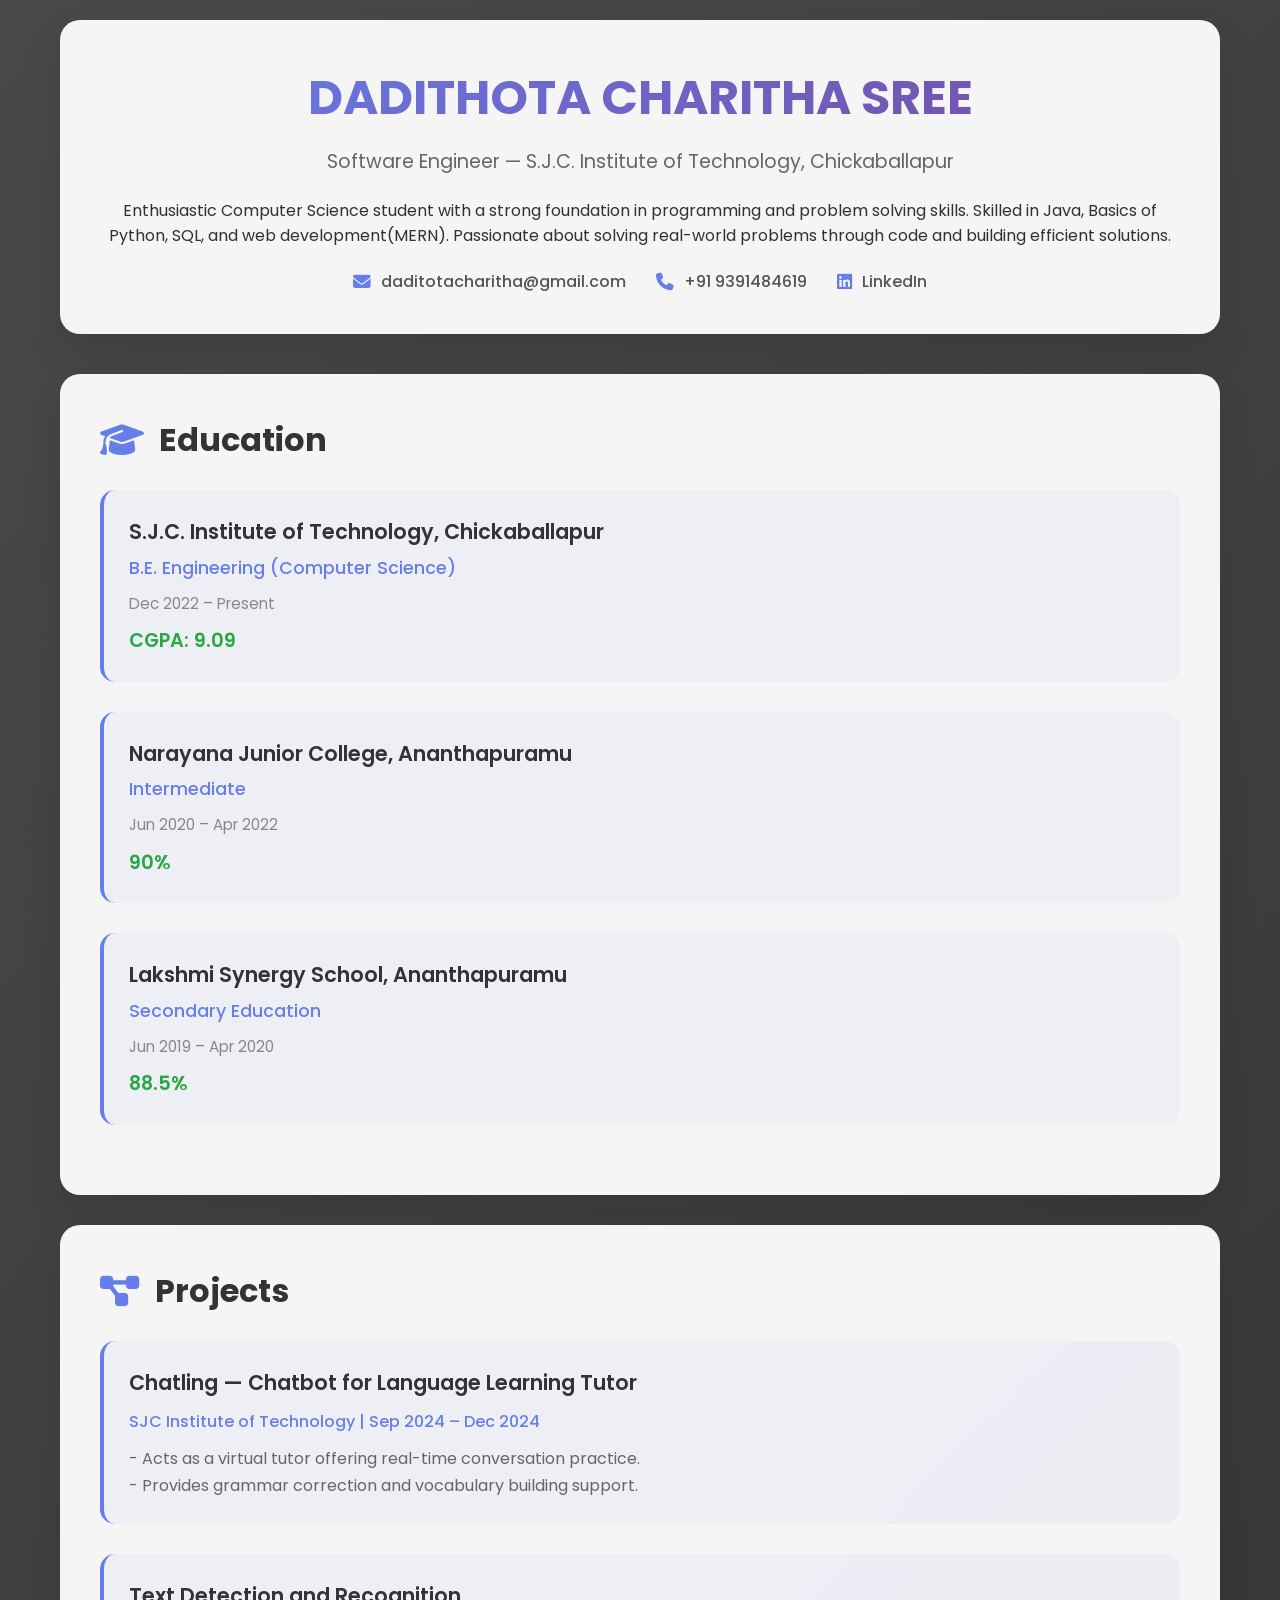
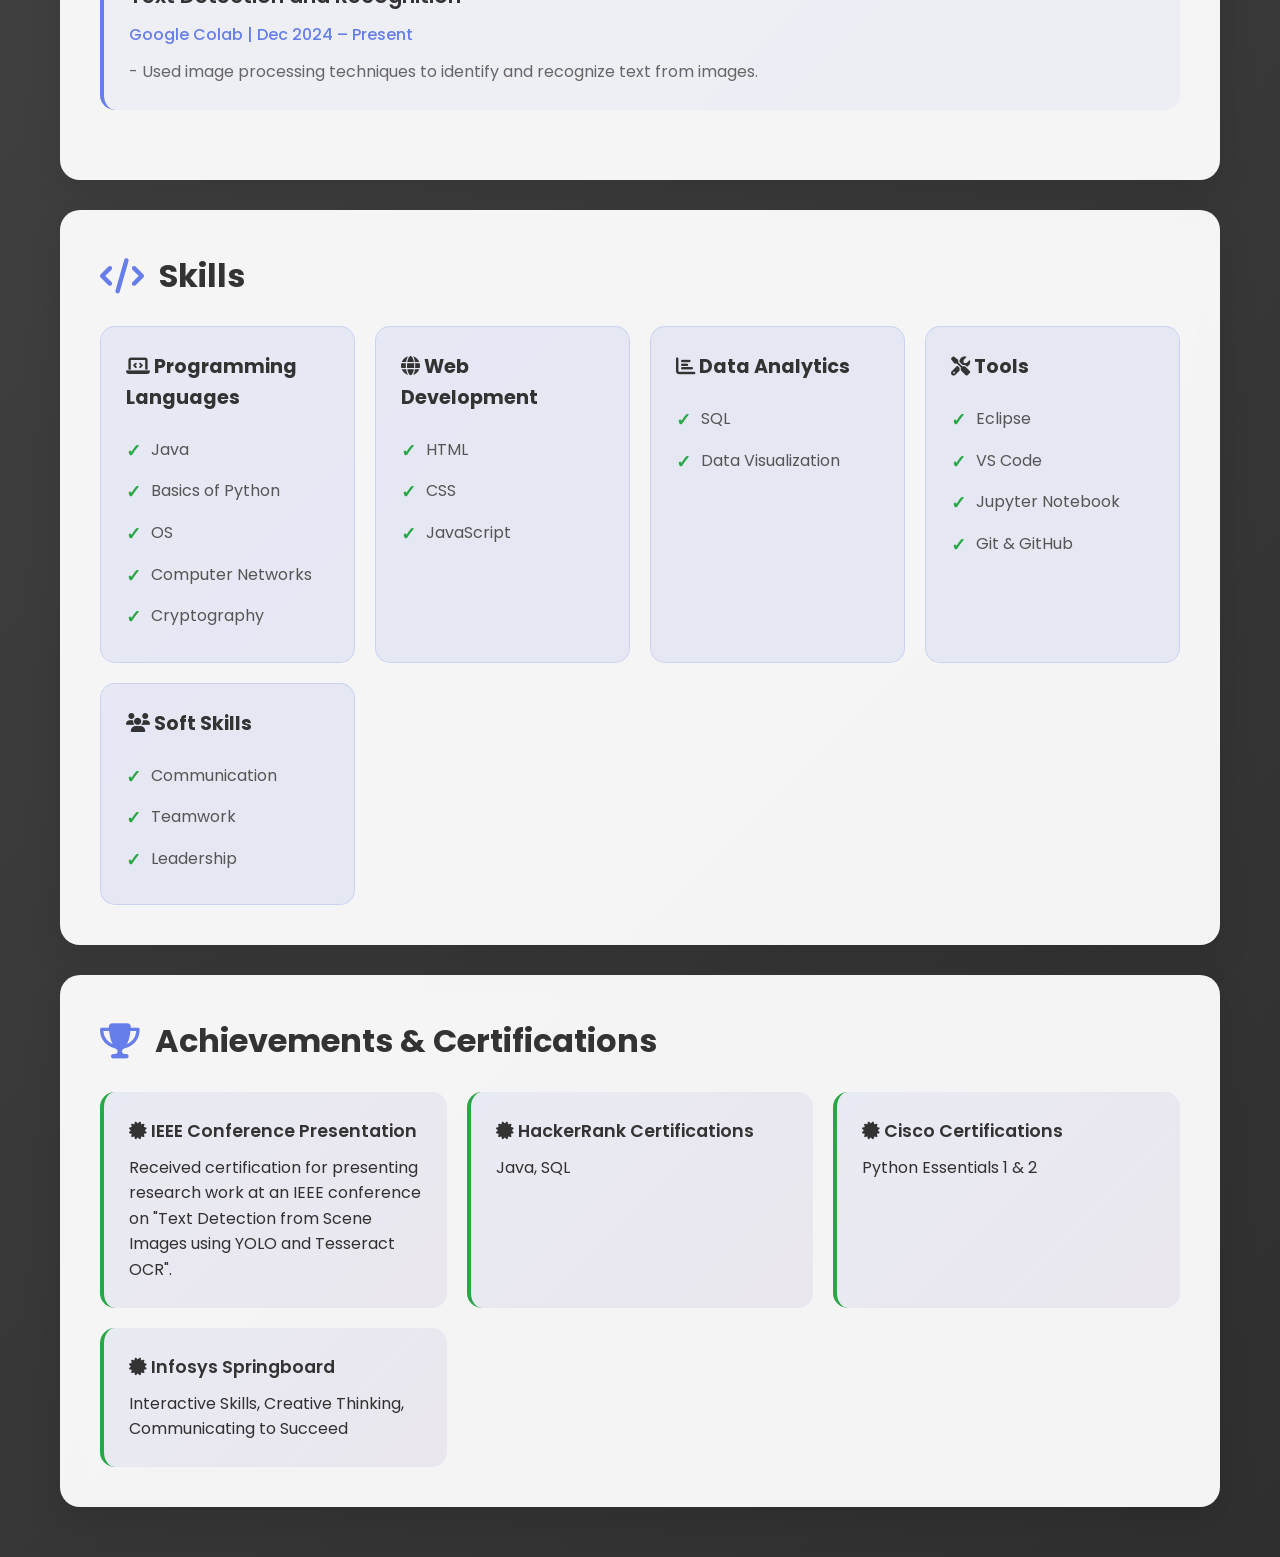
<file: src/index1.html>
<!DOCTYPE html>
<html lang="en">
<head>
    <meta charset="UTF-8">
    <meta name="viewport" content="width=device-width, initial-scale=1.0">
    <title>Dadithota Charitha Sree - Software Engineer Portfolio</title>
    <link href="https://fonts.googleapis.com/css2?family=Poppins:wght@300;400;500;600;700&display=swap" rel="stylesheet">
    <link rel="stylesheet" href="https://cdnjs.cloudflare.com/ajax/libs/font-awesome/6.4.0/css/all.min.css">
    <style>
        * {
            margin: 0;
            padding: 0;
            box-sizing: border-box;
        }

        body {
            font-family: 'Poppins', sans-serif;
            line-height: 1.6;
            color: #323030;
            background: linear-gradient(135deg, #49494a 0%, #302f30 100%);
            min-height: 100vh;
        }

        .container {
            max-width: 1200px;
            margin: 0 auto;
            padding: 20px;
        }

        /* Header */
        .header {
            background: rgba(255, 255, 255, 0.95);
            backdrop-filter: blur(10px);
            border-radius: 20px;
            padding: 40px;
            text-align: center;
            margin-bottom: 40px;
            box-shadow: 0 20px 40px rgba(0,0,0,0.1);
        }

        .header h1 {
            font-size: 3rem;
            font-weight: 700;
            background: linear-gradient(135deg, #667eea, #764ba2);
            -webkit-background-clip: text;
            -webkit-text-fill-color: transparent;
            margin-bottom: 10px;
        }

        .header .subtitle {
            font-size: 1.2rem;
            color: #666;
            margin-bottom: 20px;
        }

        .contact-info {
            display: flex;
            justify-content: center;
            gap: 30px;
            flex-wrap: wrap;
            margin-top: 20px;
        }

        .contact-item {
            display: flex;
            align-items: center;
            gap: 10px;
            color: #555;
            font-weight: 500;
        }

        .contact-item i {
            color: #667eea;
            font-size: 1.1rem;
        }

        /* Sections */
        .section {
            background: rgba(255, 255, 255, 0.95);
            backdrop-filter: blur(10px);
            border-radius: 20px;
            padding: 40px;
            margin-bottom: 30px;
            box-shadow: 0 15px 35px rgba(0,0,0,0.1);
            transition: transform 0.3s ease, box-shadow 0.3s ease;
        }

        .section:hover {
            transform: translateY(-5px);
            box-shadow: 0 25px 50px rgba(0,0,0,0.15);
        }

        .section h2 {
            font-size: 2rem;
            color: #333;
            margin-bottom: 25px;
            display: flex;
            align-items: center;
            gap: 15px;
        }

        .section h2 i {
            color: #667eea;
            font-size: 2.2rem;
        }

        /* Education */
        .education-item, .project-item {
            margin-bottom: 30px;
            padding: 25px;
            background: rgba(102, 126, 234, 0.05);
            border-radius: 15px;
            border-left: 4px solid #667eea;
        }

        .institution {
            font-size: 1.3rem;
            font-weight: 600;
            color: #333;
            margin-bottom: 5px;
        }

        .degree {
            font-size: 1.1rem;
            color: #667eea;
            font-weight: 500;
        }

        .dates {
            color: #888;
            font-size: 0.95rem;
            margin: 10px 0;
        }

        .cgpa {
            font-size: 1.2rem;
            font-weight: 600;
            color: #28a745;
        }

        /* Projects */
        .project-title {
            font-size: 1.3rem;
            font-weight: 600;
            color: #333;
            margin-bottom: 10px;
        }

        .project-tech {
            color: #667eea;
            font-weight: 500;
            margin-bottom: 10px;
        }

        .project-desc {
            color: #666;
            line-height: 1.7;
        }

        /* Skills */
        .skills-grid {
            display: grid;
            grid-template-columns: repeat(auto-fit, minmax(250px, 1fr));
            gap: 20px;
        }

        .skill-category {
            background: rgba(102, 126, 234, 0.1);
            padding: 25px;
            border-radius: 15px;
            border: 1px solid rgba(102, 126, 234, 0.2);
        }

        .skill-category h3 {
            color: #333;
            margin-bottom: 15px;
            font-size: 1.2rem;
        }

        .skill-list {
            list-style: none;
        }

        .skill-list li {
            padding: 8px 0;
            color: #555;
            position: relative;
            padding-left: 25px;
        }

        .skill-list li::before {
            content: "✓";
            position: absolute;
            left: 0;
            color: #28a745;
            font-weight: bold;
            font-size: 1.1rem;
        }

        /* Achievements & Certifications */
        .achievements-grid {
            display: grid;
            grid-template-columns: repeat(auto-fit, minmax(300px, 1fr));
            gap: 20px;
        }

        .achievement-item {
            background: linear-gradient(135deg, #667eea15, #764ba215);
            padding: 25px;
            border-radius: 15px;
            border-left: 4px solid #28a745;
        }

        .achievement-title {
            font-weight: 600;
            color: #333;
            margin-bottom: 10px;
            font-size: 1.1rem;
        }

        /* Responsive */
        @media (max-width: 768px) {
            .header h1 {
                font-size: 2.2rem;
            }
            
            .contact-info {
                flex-direction: column;
                gap: 15px;
            }
            
            .container {
                padding: 10px;
            }
            
            .section {
                padding: 25px 20px;
            }
        }

        /* Scroll animations */
        .fade-in {
            opacity: 0;
            transform: translateY(30px);
            transition: all 0.6s ease;
        }

        .fade-in.visible {
            opacity: 1;
            transform: translateY(0);
        }
    </style>
</head>
<body>
    <div class="container">
        <!-- Header -->
        <section class="header fade-in">
            <h1>DADITHOTA CHARITHA SREE</h1>
            <p class="subtitle">Software Engineer — S.J.C. Institute of Technology, Chickaballapur</p>
            <p>Enthusiastic Computer Science student with a strong foundation in programming and problem solving skills. Skilled in Java, Basics of Python, SQL, and web development(MERN). Passionate about solving real-world problems through code and building efficient solutions.</p>
            
            <div class="contact-info">
                <div class="contact-item">
                    <i class="fas fa-envelope"></i>
                    <span>daditotacharitha@gmail.com</span>
                </div>
                <div class="contact-item">
                    <i class="fas fa-phone"></i>
                    <span>+91 9391484619</span>
                </div>
                <div class="contact-item">
                    <i class="fab fa-linkedin"></i>
                    <span>LinkedIn</span>
                </div>
            </div>
        </section>

        <!-- Education -->
        <section class="section fade-in" id="education">
            <h2><i class="fas fa-graduation-cap"></i> Education</h2>
            
            <div class="education-item">
                <div class="institution">S.J.C. Institute of Technology, Chickaballapur</div>
                <div class="degree">B.E. Engineering (Computer Science)</div>
                <div class="dates">Dec 2022 – Present</div>
                <div class="cgpa">CGPA: 9.09</div>
            </div>

            <div class="education-item">
                <div class="institution">Narayana Junior College, Ananthapuramu</div>
                <div class="degree">Intermediate</div>
                <div class="dates">Jun 2020 – Apr 2022</div>
                <div class="cgpa">90%</div>
            </div>

            <div class="education-item">
                <div class="institution">Lakshmi Synergy School, Ananthapuramu</div>
                <div class="degree">Secondary Education</div>
                <div class="dates">Jun 2019 – Apr 2020</div>
                <div class="cgpa">88.5%</div>
            </div>
        </section>

        <!-- Projects -->
        <section class="section fade-in" id="projects">
            <h2><i class="fas fa-project-diagram"></i> Projects</h2>
            
            <div class="project-item">
                <div class="project-title">Chatling — Chatbot for Language Learning Tutor</div>
                <div class="project-tech">SJC Institute of Technology | Sep 2024 – Dec 2024</div>
                <div class="project-desc">
                    - Acts as a virtual tutor offering real-time conversation practice.<br>
                    - Provides grammar correction and vocabulary building support.
                </div>
            </div>

            <div class="project-item">
                <div class="project-title">Text Detection and Recognition</div>
                <div class="project-tech">Google Colab | Dec 2024 – Present</div>
                <div class="project-desc">
                    - Used image processing techniques to identify and recognize text from images.
                </div>
            </div>
        </section>

        <!-- Skills -->
        <section class="section fade-in" id="skills">
            <h2><i class="fas fa-code"></i> Skills</h2>
            <div class="skills-grid">
                <div class="skill-category">
                    <h3><i class="fas fa-laptop-code"></i> Programming Languages</h3>
                    <ul class="skill-list">
                        <li>Java</li>
                        <li>Basics of Python</li>
                        <li>OS</li>
                        <li>Computer Networks</li>
                        <li>Cryptography</li>
                    </ul>
                </div>
                <div class="skill-category">
                    <h3><i class="fas fa-globe"></i> Web Development</h3>
                    <ul class="skill-list">
                        <li>HTML</li>
                        <li>CSS</li>
                        <li>JavaScript</li>
                    </ul>
                </div>
                <div class="skill-category">
                    <h3><i class="fas fa-chart-bar"></i> Data Analytics</h3>
                    <ul class="skill-list">
                        <li>SQL</li>
                        <li>Data Visualization</li>
                    </ul>
                </div>
                <div class="skill-category">
                    <h3><i class="fas fa-tools"></i> Tools</h3>
                    <ul class="skill-list">
                        <li>Eclipse</li>
                        <li>VS Code</li>
                        <li>Jupyter Notebook</li>
                        <li>Git & GitHub</li>
                    </ul>
                </div>
                <div class="skill-category">
                    <h3><i class="fas fa-users"></i> Soft Skills</h3>
                    <ul class="skill-list">
                        <li>Communication</li>
                        <li>Teamwork</li>
                        <li>Leadership</li>
                    </ul>
                </div>
            </div>
        </section>

        <!-- Achievements & Certifications -->
        <section class="section fade-in" id="achievements">
            <h2><i class="fas fa-trophy"></i> Achievements & Certifications</h2>
            
            <div class="achievements-grid">
                <div class="achievement-item">
                    <div class="achievement-title">
                        <i class="fas fa-certificate"></i> IEEE Conference Presentation
                    </div>
                    <div>Received certification for presenting research work at an IEEE conference on "Text Detection from Scene Images using YOLO and Tesseract OCR".</div>
                </div>
                <div class="achievement-item">
                    <div class="achievement-title"><i class="fas fa-certificate"></i> HackerRank Certifications</div>
                    <div>Java, SQL</div>
                </div>
                <div class="achievement-item">
                    <div class="achievement-title"><i class="fas fa-certificate"></i> Cisco Certifications</div>
                    <div>Python Essentials 1 & 2</div>
                </div>
                <div class="achievement-item">
                    <div class="achievement-title"><i class="fas fa-certificate"></i> Infosys Springboard</div>
                    <div>Interactive Skills, Creative Thinking, Communicating to Succeed</div>
                </div>
            </div>
        </section>
    </div>

    <script>
        // Smooth scroll animations
        const observerOptions = {
            threshold: 0.1,
            rootMargin: '0px 0px -50px 0px'
        };

        const observer = new IntersectionObserver((entries) => {
            entries.forEach(entry => {
                if (entry.isIntersecting) {
                    entry.target.classList.add('visible');
                }
            });
        }, observerOptions);

        document.querySelectorAll('.fade-in').forEach(el => {
            observer.observe(el);
        });

        // Add smooth scrolling for anchor links
        document.querySelectorAll('a[href^="#"]').forEach(anchor => {
            anchor.addEventListener('click', function (e) {
                e.preventDefault();
                const target = document.querySelector(this.getAttribute('href'));
                if (target) {
                    target.scrollIntoView({
                        behavior: 'smooth',
                        block: 'start'
                    });
                }
            });
        });
    </script>
</body>
</html>
</file>
